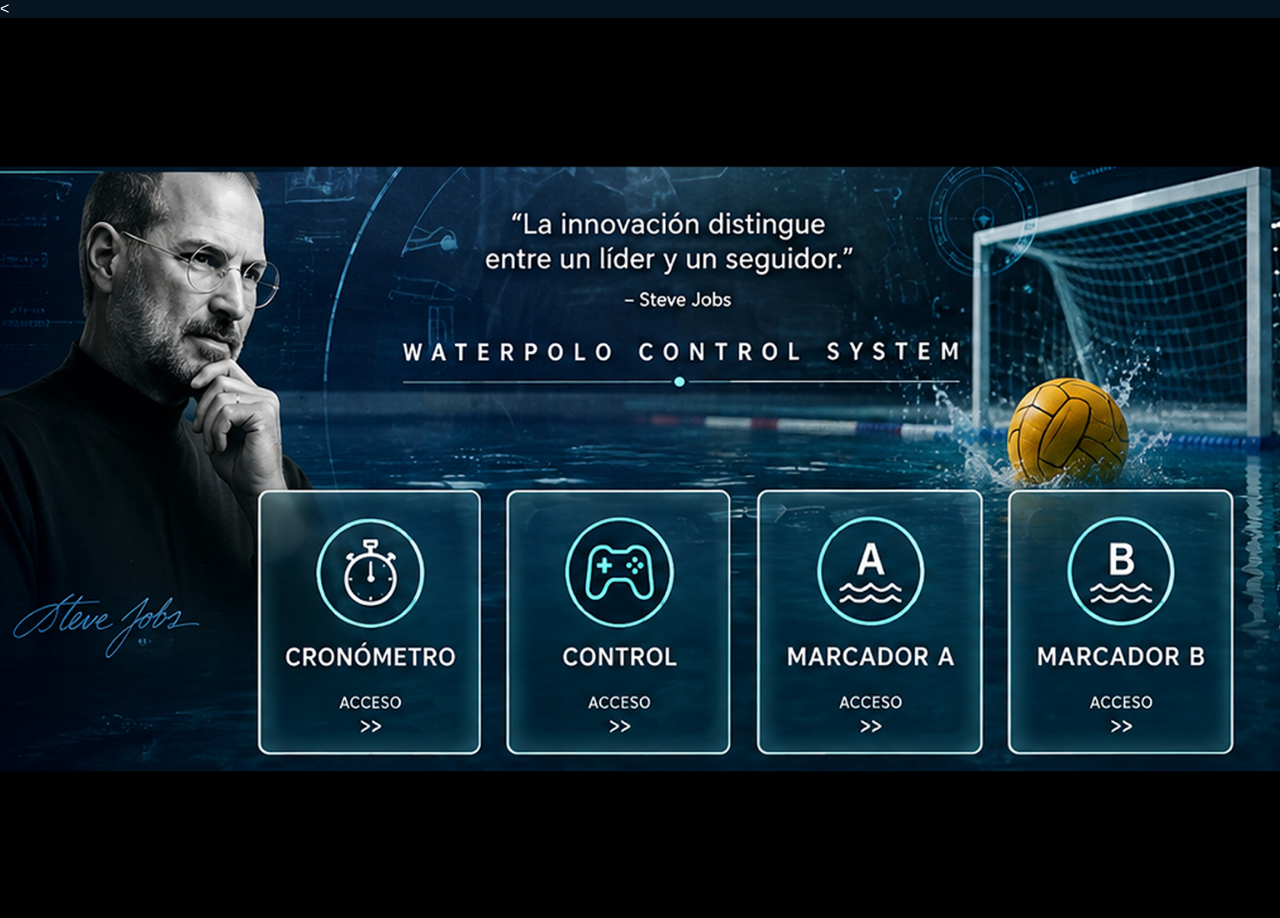
<file: Bienvenida/index.html>
<!doctype html>
<html lang="es">
  <head>
    <meta charset="UTF-8" />
    <!-- Responsive -->
    <meta
      name="viewport"
      content="width=device-width, initial-scale=1.0, viewport-fit=cover"
    />
    <title>Waterpolo Control</title>
    <link rel="stylesheet" href="styleb.css" />
  </head>
  <body>
        <<video
      id="videoFondo"
      autoplay
      muted
      loop
      playsinline
      webkit-playsinline
      preload="auto"
    ></video>
    <main class="pantalla">
      <!-- ========================================= -->
      <!-- ACCESOS -->
      <!-- ========================================= -->
      <section class="accesos">
        <!-- CRONÓMETRO -->
        <a
          class="zona-clickeable zona-cronometro"
          href=""
          target="_blank"
          rel="noopener noreferrer"
          aria-label="Abrir cronómetro"
        ></a>

        <!-- CONTROL -->
        <a
          class="zona-clickeable zona-control"
          href=""
          target="_blank"
          rel="noopener noreferrer"
          aria-label="Abrir control"
        ></a>

        <!-- MARCADOR A -->
        <a
          class="zona-clickeable zona-marcador-a"
          href=""
          target="_blank"
          rel="noopener noreferrer"
          aria-label="Abrir marcador A"
        ></a>

        <!-- MARCADOR B -->
        <a
          class="zona-clickeable zona-marcador-b"
          href=""
          target="_blank"
          rel="noopener noreferrer"
          aria-label="Abrir marcador B"
        ></a>
      </section>
    </main>
    <script src="bienvenida.js"></script>
  </body>
</html>
</file>
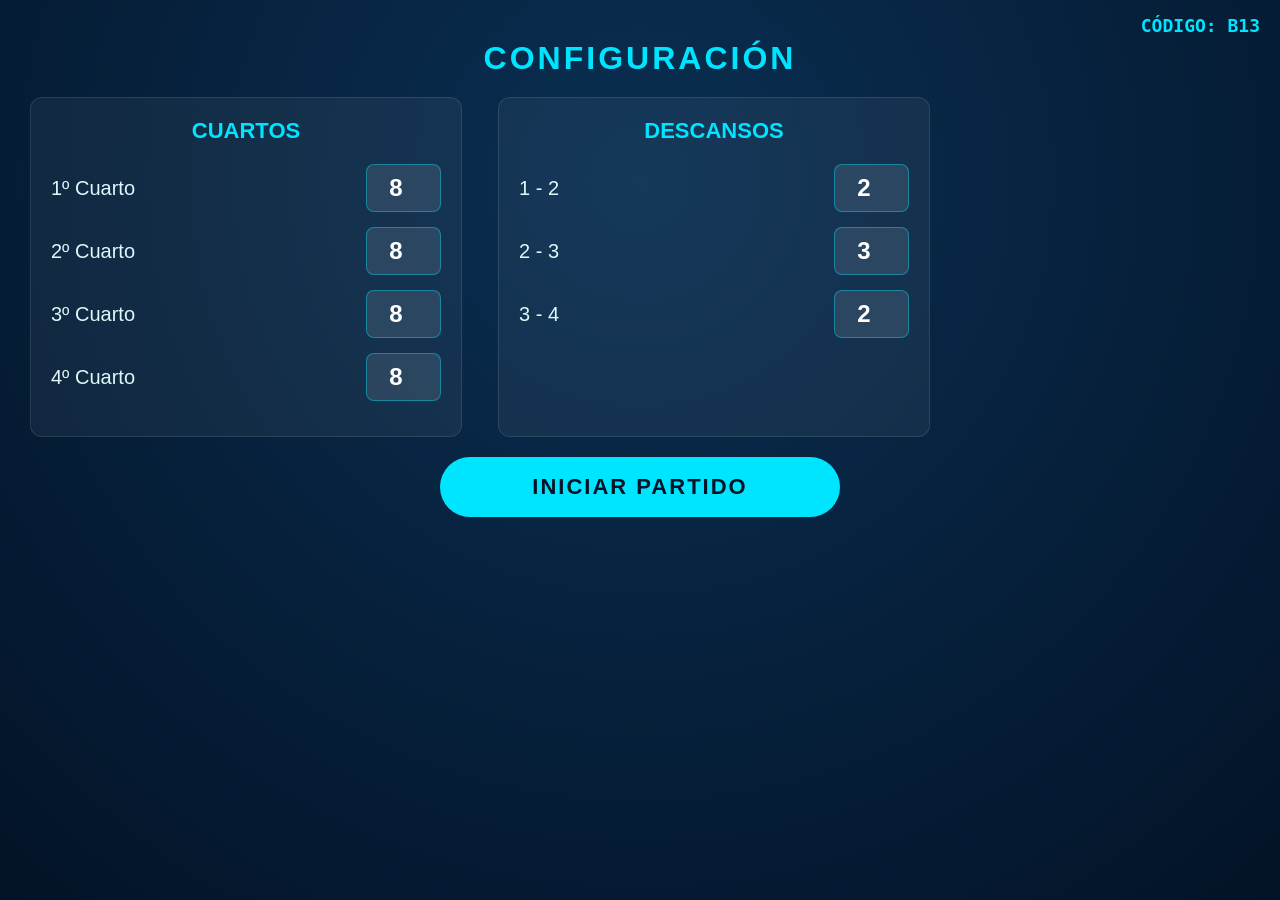
<file: Cronometro/index.html>
<!doctype html>
<html lang="es">
  <head>
    <meta charset="UTF-8" />
    <meta
      name="viewport"
      content="width=device-width, initial-scale=1.0, maximum-scale=1.0, user-scalable=no"
    />
    <title>Cronómetro WaterPolo</title>
    <link rel="stylesheet" href="style1.css" />
  </head>
  <body>
    <!-- ========================================= -->
    <!-- PANTALLA DE CONFIGURACIÓN -->
    <!-- ========================================= -->
    <div id="pantallaConfiguracion">
      <h1>CONFIGURACIÓN</h1>
      <div id="codigoConfiguracion"></div>
      <div class="configContainer">
        <div class="columna">
          <h2>CUARTOS</h2>
          <div class="fila">
            <label>1º Cuarto</label>
            <input id="q1" type="number" min="1" max="99" value="8" />
          </div>
          <div class="fila">
            <label>2º Cuarto</label>
            <input id="q2" type="number" min="1" max="99" value="8" />
          </div>
          <div class="fila">
            <label>3º Cuarto</label>
            <input id="q3" type="number" min="1" max="99" value="8" />
          </div>
          <div class="fila">
            <label>4º Cuarto</label>
            <input id="q4" type="number" min="1" max="99" value="8" />
          </div>
        </div>
        <div class="columna">
          <h2>DESCANSOS</h2>
          <div class="fila">
            <label>1 - 2</label>
            <input id="d1" type="number" min="0" max="99" value="2" />
          </div>
          <div class="fila">
            <label>2 - 3</label>
            <input id="d2" type="number" min="0" max="99" value="3" />
          </div>
          <div class="fila">
            <label>3 - 4</label>
            <input id="d3" type="number" min="0" max="99" value="2" />
          </div>
        </div>
      </div>
      <button id="btnIniciar">INICIAR PARTIDO</button>
    </div>
    <!-- ========================================= -->
    <!-- PANTALLA LOADING -->
    <!-- ========================================= -->
    <div id="pantallaLoading">
      <div class="loadingTexto">CONECTANDO</div>
      <div class="spinner"></div>
      <div id="loadingEstado">ESPERANDO SUPABASE...</div>
    </div>
    <!-- ========================================= -->
    <!-- PANTALLA CRONÓMETRO -->
    <!-- ========================================= -->
    <div id="pantallaCronometro" style="display: none">
      <!-- CÓDIGO DEL PARTIDO -->
      <div id="codigoCronometro">
        <span id="codigoTexto"></span>
      </div>
      <!-- ESTADO SUPABASE -->
      <div id="estadoConexion">SUPABASE ✓</div>
      <!-- PERÍODO -->
      <div id="periodo">PERÍODO 1</div>
      <!-- CRONÓMETRO -->
      <div id="cronometro">
        <span id="mm">08</span>
        <span id="dp">:</span>
        <span id="ss">00</span>
      </div>
      <!-- ESTADO -->
      <div id="estado">ESPERANDO AL CONTROL...</div>
      <!-- BOTÓN DE RECONEXIÓN -->
      <button id="btnReconectar" style="display: none">RECONECTAR</button>
    </div>
    <script src="app26.js"></script>
  </body>
</html>
</file>
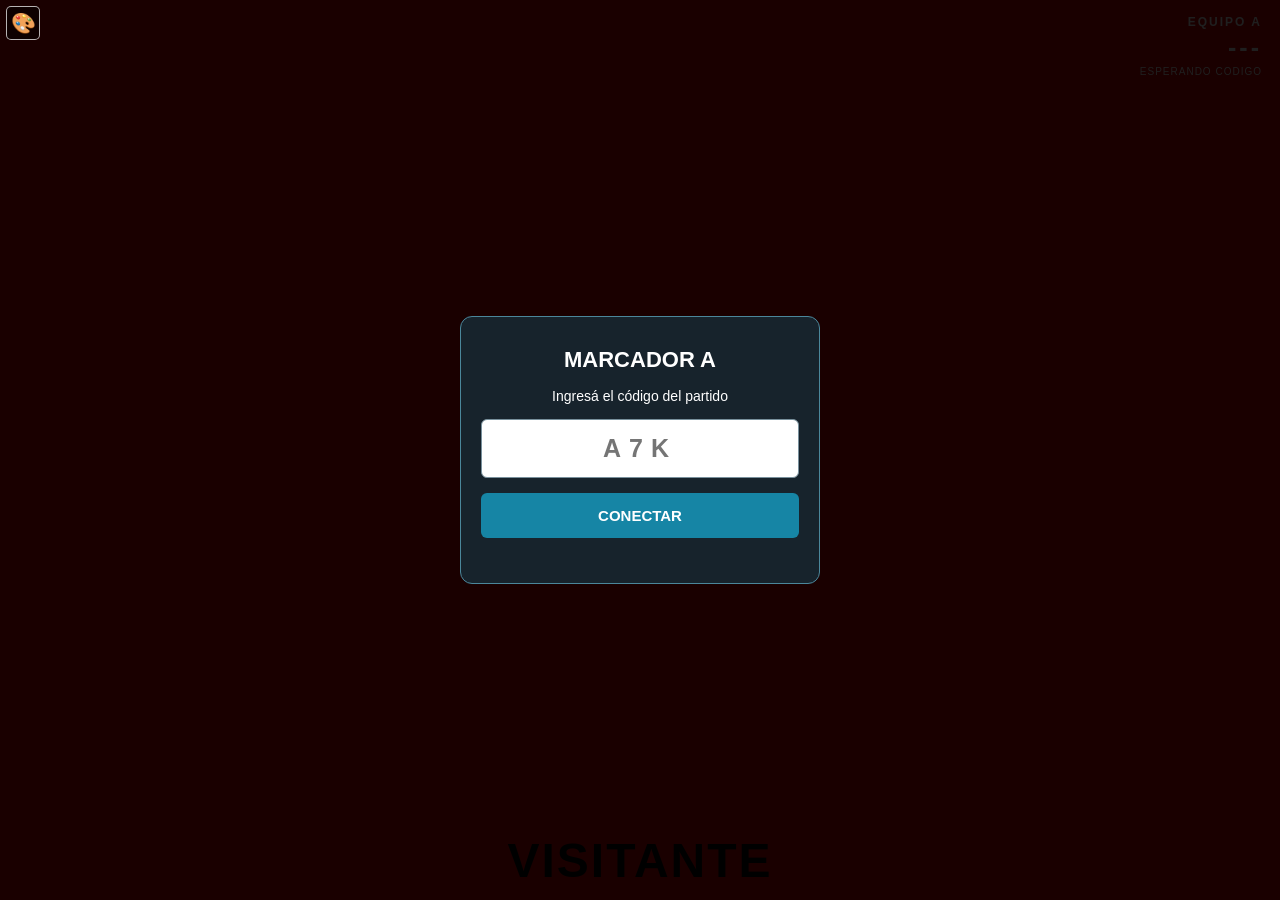
<file: Marcador/contador A.html>
<!doctype html>
<html lang="es">
  <head>
    <meta charset="utf-8" />
    <meta
      name="viewport"
      content="width=device-width, initial-scale=1.0, maximum-scale=1.0, user-scalable=no"
    />
    <title>MARCADOR A</title>
    <link rel="stylesheet" href="./style.css" />
  </head>
  <body class="rojo">
    <!-- SELECTOR DE COLORES -->
    <div id="controlesColor">
      <button id="btnPaleta" type="button" aria-label="Cambiar colores">
        &#127912;
      </button>
      <div id="panelColores">
        <div class="grupoColor">
          <p>COLOR DE FONDO</p>
          <div class="paleta">
            <button
              class="muestraColor"
              data-tipo="fondo"
              data-color="#d50000"
              style="background: #d50000"
            ></button>
            <button
              class="muestraColor"
              data-tipo="fondo"
              data-color="#0d47a1"
              style="background: #0d47a1"
            ></button>
            <button
              class="muestraColor"
              data-tipo="fondo"
              data-color="#000000"
              style="background: #000000"
            ></button>
            <button
              class="muestraColor"
              data-tipo="fondo"
              data-color="#ffffff"
              style="background: #ffffff"
            ></button>
            <button
              class="muestraColor"
              data-tipo="fondo"
              data-color="#16a34a"
              style="background: #16a34a"
            ></button>
            <button
              class="muestraColor"
              data-tipo="fondo"
              data-color="#facc15"
              style="background: #facc15"
            ></button>
            <button
              class="muestraColor"
              data-tipo="fondo"
              data-color="#808080"
              style="background: #808080"
            ></button>
            <button
              class="muestraColor"
              data-tipo="fondo"
              data-color="#ff6d00"
              style="background: #ff6d00"
            ></button>
          </div>
        </div>
        <div class="grupoColor">
          <p>COLOR DE NÚMEROS</p>
          <div class="paleta">
            <button
              class="muestraColor"
              data-tipo="numero"
              data-color="#ffffff"
              style="background: #ffffff"
            ></button>
            <button
              class="muestraColor"
              data-tipo="numero"
              data-color="#000000"
              style="background: #000000"
            ></button>
            <button
              class="muestraColor"
              data-tipo="numero"
              data-color="#facc15"
              style="background: #facc15"
            ></button>
            <button
              class="muestraColor"
              data-tipo="numero"
              data-color="#ff0000"
              style="background: #ff0000"
            ></button>
            <button
              class="muestraColor"
              data-tipo="numero"
              data-color="#00e5ff"
              style="background: #00e5ff"
            ></button>
            <button
              class="muestraColor"
              data-tipo="numero"
              data-color="#00ff00"
              style="background: #00ff00"
            ></button>
            <button
              class="muestraColor"
              data-tipo="numero"
              data-color="#ff9800"
              style="background: #ff9800"
            ></button>
            <button
              class="muestraColor"
              data-tipo="numero"
              data-color="#808080"
              style="background: #808080"
            ></button>
          </div>
        </div>
      </div>
    </div>
    <!-- IDENTIFICACIÓN DEL PARTIDO -->
    <div id="identificacion">
      <span id="nombreEquipo">EQUIPO A</span>
      <span id="codigoVisible">---</span>
      <span id="estadoConexion">DESCONECTADO</span>
    </div>
    <!-- MARCADOR -->
    <div id="contador">0</div>
    <div id="etiquetaEquipo">VISITANTE</div>
    <!-- INGRESO DEL CÓDIGO -->
    <div id="ingresoCodigo">
      <div class="cajaCodigo">
        <h2>MARCADOR A</h2>
        <p>Ingresá el código del partido</p>
        <input
          id="codigoInput"
          type="text"
          maxlength="3"
          placeholder="A7K"
          autocomplete="off"
        />
        <button id="btnConectar" type="button">CONECTAR</button>
        <p id="mensajeCodigo"></p>
      </div>
    </div>
    <script src="marcador.js"></script>
  </body>
</html>
</file>
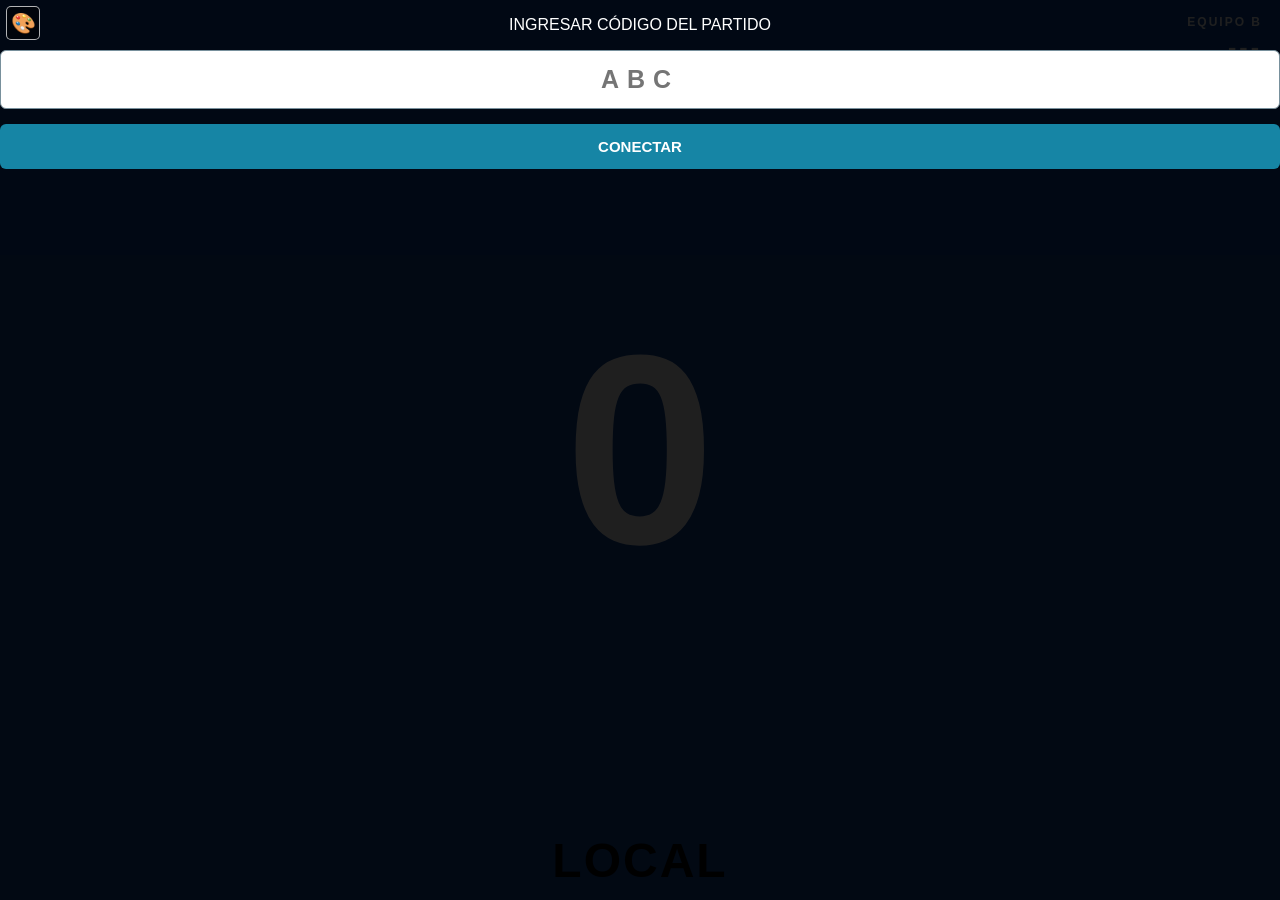
<file: Marcador/contador B.html>
<!doctype html>
<html lang="es">
  <head>
    <meta charset="utf-8" />
    <meta
      name="viewport"
      content="width=device-width, initial-scale=1.0, maximum-scale=1.0, user-scalable=no"
    />
    <title>MARCADOR B</title>
    <link rel="stylesheet" href="./style.css" />
  </head>
  <body class="azul">
    <!-- SELECTOR DE COLORES -->
    <div id="controlesColor">
      <button id="btnPaleta" type="button" aria-label="Cambiar colores">
        &#127912;
      </button>
      <div id="panelColores">
        <div class="grupoColor">
          <p>COLOR DE FONDO</p>
          <div class="paleta">
            <button
              class="muestraColor"
              data-tipo="fondo"
              data-color="#d50000"
              style="background: #d50000"
            ></button>
            <button
              class="muestraColor"
              data-tipo="fondo"
              data-color="#0d47a1"
              style="background: #0d47a1"
            ></button>
            <button
              class="muestraColor"
              data-tipo="fondo"
              data-color="#000000"
              style="background: #000000"
            ></button>
            <button
              class="muestraColor"
              data-tipo="fondo"
              data-color="#ffffff"
              style="background: #ffffff"
            ></button>
            <button
              class="muestraColor"
              data-tipo="fondo"
              data-color="#16a34a"
              style="background: #16a34a"
            ></button>
            <button
              class="muestraColor"
              data-tipo="fondo"
              data-color="#facc15"
              style="background: #facc15"
            ></button>
            <button
              class="muestraColor"
              data-tipo="fondo"
              data-color="#808080"
              style="background: #808080"
            ></button>
            <button
              class="muestraColor"
              data-tipo="fondo"
              data-color="#ff6d00"
              style="background: #ff6d00"
            ></button>
          </div>
        </div>
        <div class="grupoColor">
          <p>COLOR DE NÚMEROS</p>
          <div class="paleta">
            <button
              class="muestraColor"
              data-tipo="numero"
              data-color="#ffffff"
              style="background: #ffffff"
            ></button>
            <button
              class="muestraColor"
              data-tipo="numero"
              data-color="#000000"
              style="background: #000000"
            ></button>
            <button
              class="muestraColor"
              data-tipo="numero"
              data-color="#facc15"
              style="background: #facc15"
            ></button>
            <button
              class="muestraColor"
              data-tipo="numero"
              data-color="#ff0000"
              style="background: #ff0000"
            ></button>
            <button
              class="muestraColor"
              data-tipo="numero"
              data-color="#00e5ff"
              style="background: #00e5ff"
            ></button>
            <button
              class="muestraColor"
              data-tipo="numero"
              data-color="#00ff00"
              style="background: #00ff00"
            ></button>
            <button
              class="muestraColor"
              data-tipo="numero"
              data-color="#ff9800"
              style="background: #ff9800"
            ></button>
            <button
              class="muestraColor"
              data-tipo="numero"
              data-color="#808080"
              style="background: #808080"
            ></button>
          </div>
        </div>
      </div>
    </div>
    <!-- IDENTIFICACIÓN -->
    <div id="identificacion">
      <span id="nombreEquipo">EQUIPO B</span>
      <span id="codigoVisible">---</span>
      <span id="estadoConexion">DESCONECTADO</span>
    </div>
    <!-- CONTADOR -->
    <div id="contador">0</div>
    <div id="etiquetaEquipo">LOCAL</div>
    <!-- INGRESO DE CÓDIGO -->
    <div id="ingresoCodigo">
      <div>
        <p>INGRESAR CÓDIGO DEL PARTIDO</p>
        <input
          type="text"
          id="codigoInput"
          maxlength="3"
          placeholder="ABC"
          autocomplete="off"
        />
        <button id="btnConectar" type="button">CONECTAR</button>
        <p id="mensajeCodigo"></p>
      </div>
    </div>
    <script src="marcador.js"></script>
  </body>
</html>
</file>
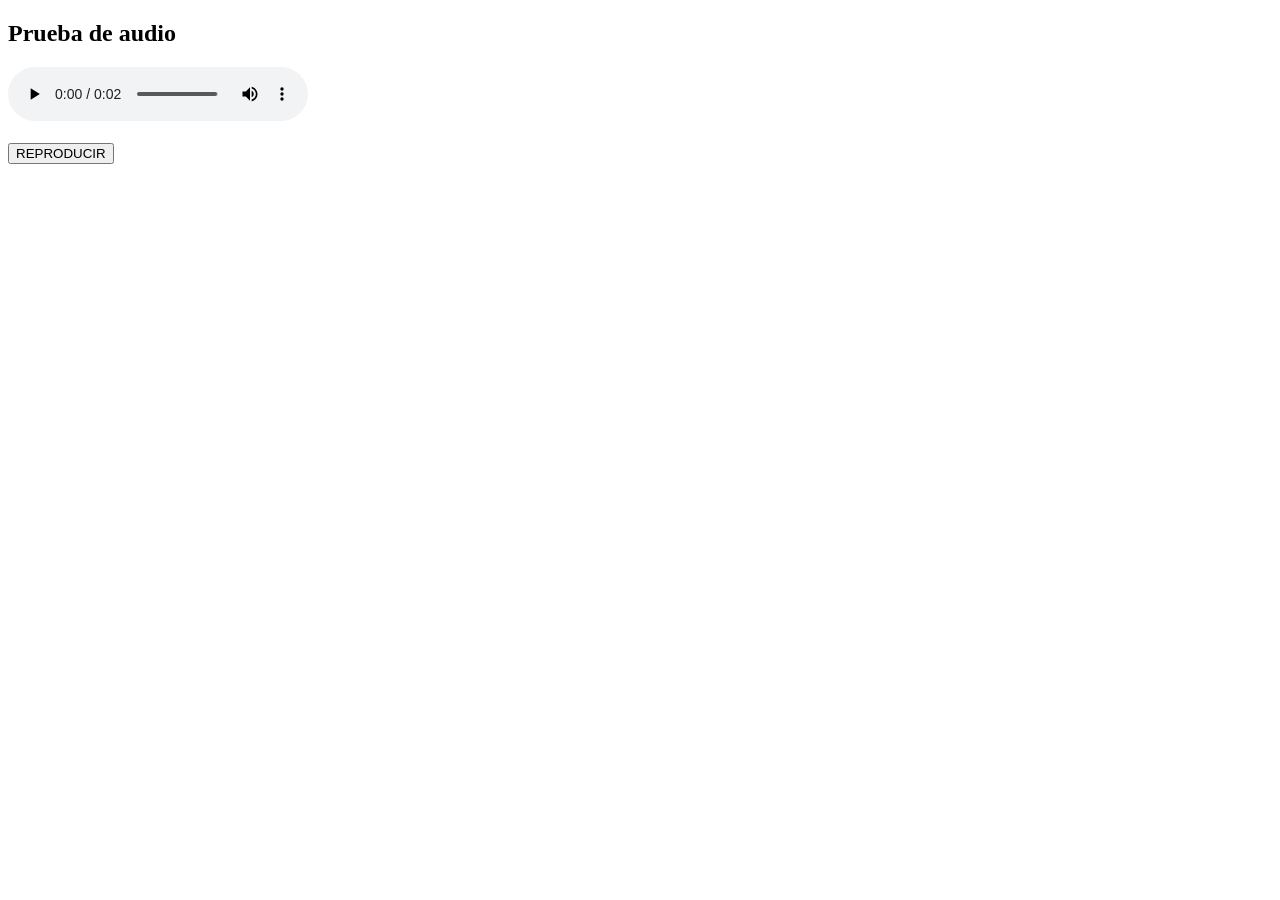
<file: Test/test.html>
<!DOCTYPE html>
<html>
<head>
    <meta charset="UTF-8">
    <title>Prueba Audio iOS 9</title>
</head>
<body>

<h2>Prueba de audio</h2>

<audio id="audio" controls preload="auto">
    <source src="Buzzer_ios9.mp3" type="audio/mpeg">
</audio>

<br><br>

<button onclick="document.getElementById('audio').play()">
    REPRODUCIR
</button>

</body>
</html>
</file>
<file: Bienvenida/styleb.css>
/* =========================================
   RESET
========================================= */
* {
  box-sizing: border-box;
  margin: 0;
  padding: 0;
}
html,
body {
  width: 100%;
  min-height: 100%;
}
body {
  font-family: Arial, Helvetica, sans-serif;
  background: #061522;
  color: white;
}
/* =========================================================
   VIDEO DE FONDO
========================================================= */

#videoFondo {
  position: fixed;
  top: 0;
  left: 0;
  width: 100vw;
  height: 100vh;
  object-fit: cover;
  z-index: 3;
  opacity: 0.4;
  pointer-events: none;
}


/* =========================================
   ZONAS CLICKEABLES
========================================= */
.accesos {
  position: absolute;
  left: 0;
  top: 0;
  width: 100%;
  height: 100%;
  z-index: 10;
}
/* =========================================
   CRONÓMETRO
========================================= */
.zona-cronometro {
  left: 8.5%;
  top: 44.5%;
  width: 19.7%;
  height: 32.5%;
}
/* =========================================
   CONTROL
========================================= */
.zona-control {
  left: 30.8%;
  top: 44.5%;
  width: 18.5%;
  height: 32.5%;
}
/* =========================================
   MARCADOR A
========================================= */
.zona-marcador-a {
  left: 52.2%;
  top: 44.5%;
  width: 18.5%;
  height: 32.5%;
}
/* =========================================
   MARCADOR B
========================================= */
.zona-marcador-b {
  left: 73.5%;
  top: 44.5%;
  width: 18.5%;
  height: 32.5%;
}
/* =========================================
   ENCABEZADO
========================================= */
.encabezado {
  text-align: center;
  margin-bottom: 45px;
  position: relative;
  z-index: 2;
}
.encabezado h1 {
  font-size: clamp(32px, 5vw, 64px);
  font-weight: 700;
  letter-spacing: 8px;
}
.encabezado p {
  margin-top: 10px;
  font-size: clamp(12px, 1.5vw, 18px);
  letter-spacing: 5px;
  opacity: 0.75;
}
/* =========================================
   TARJETA
========================================= */
.acceso {
  background: rgba(5, 25, 40, 0.72);
  border: 1px solid rgba(255, 255, 255, 0.18);
  border-radius: 18px;
  padding: 18px;
  backdrop-filter: blur(10px);
  -webkit-backdrop-filter: blur(10px);
  box-shadow: 0 10px 35px rgba(0, 0, 0, 0.35);
  transition:
    transform 0.2s ease,
    background 0.2s ease;
}
.acceso:hover {
  transform: translateY(-4px);
  background: rgba(8, 38, 58, 0.82);
}
/* =========================================
   BOTÓN PRINCIPAL
========================================= */
.boton-acceso {
  width: 100%;
  min-height: 130px;
  display: flex;
  flex-direction: column;
  align-items: center;
  justify-content: center;
  gap: 10px;
  text-decoration: none;
  color: white;
  border-radius: 14px;
  background: rgba(0, 130, 190, 0.25);
  border: 1px solid rgba(255, 255, 255, 0.15);
  transition: all 0.2s ease;
}
.boton-acceso:hover {
  background: rgba(0, 150, 220, 0.45);
  transform: scale(1.02);
}
.boton-acceso:active {
  transform: scale(0.98);
}
/* =========================================
   ICONO
========================================= */
.icono {
  font-size: 42px;
}
/* =========================================
   NOMBRE
========================================= */
.nombre {
  font-size: 20px;
  font-weight: bold;
  letter-spacing: 2px;
}
/* =========================================
   LINK + COPIAR
========================================= */
.fila-link {
  display: flex;
  width: 100%;
  margin-top: 12px;
  gap: 8px;
}
.fila-link input {
  flex: 1;
  min-width: 0;
  height: 42px;
  padding: 0 12px;
  border-radius: 8px;
  border: 1px solid rgba(255, 255, 255, 0.15);
  background: rgba(0, 0, 0, 0.35);
  color: white;
  outline: none;
  font-size: 13px;
}
.fila-link input::placeholder {
  color: rgba(255, 255, 255, 0.45);
}
.fila-link input:focus {
  border-color: rgba(255, 255, 255, 0.45);
}
/* =========================================
   BOTÓN COPIAR
========================================= */
.btnCopiar {
  width: 46px;
  height: 42px;
  flex-shrink: 0;
  border: none;
  border-radius: 8px;
  background: rgba(255, 255, 255, 0.12);
  color: white;
  cursor: pointer;
  font-size: 20px;
  transition: all 0.2s ease;
}
.btnCopiar:hover {
  background: rgba(255, 255, 255, 0.22);
}
.btnCopiar.copiado {
  background: rgba(20, 170, 90, 0.55);
}
/* =========================================
   FOOTER
========================================= */
footer {
  margin-top: 45px;
  font-size: 11px;
  letter-spacing: 3px;
  opacity: 0.45;
  position: relative;
  z-index: 2;
}
/* =========================================================
   FONDO PRINCIPAL — PC
========================================================= */
.pantalla {
  width: 100%;
  min-height: 100vh;
  min-height: 100dvh;
  position: relative;
  background-image: url("../img/fondo-pc.jpg");
  background-size: cover;
  background-position: center center;
  background-repeat: no-repeat;
  overflow: hidden;
}

/* =========================================================
   TODAS LAS ZONAS CLICKEABLES
========================================================= */
.zona-clickeable {
  position: absolute;
  display: block;
  /* background: transparent; */
  cursor: pointer;
  text-decoration: none;
  height: auto;
  aspect-ratio: 1 / 1; /* Fuerza forma de círculo perfecto */
  border-radius: 50%;
  /*
    Evita que aparezca un resaltado extraño
    en algunos dispositivos táctiles.
  */
  -webkit-tap-highlight-color: transparent;
  /* background: rgba(255, 0, 0, 0.4) !important;
  border: 2px solid red !important; */
}
/* =========================================================
   1. PC / DESKTOP (Horizontal)
========================================================= */
@media (min-width: 1025px) and (orientation: landscape) {
  .pantalla {
    background-image: url("./img/fondo-pc.jpg");
    background-size: 100% 100%;
  }

  .zona-cronometro {
    left: 21%;
    top: 51%;
    width: 12vw;
    aspect-ratio: 1/1;
  }
  .zona-control {
    left: 42%;
    top: 51%;
    width: 12vw;
    aspect-ratio: 1/1;
  }
  .zona-marcador-a {
    left: 60%;
    top: 51%;
    width: 12vw;
    aspect-ratio: 1/1;
  }
  .zona-marcador-b {
    left: 80%;
    top: 51%;
    width: 12vw;
    aspect-ratio: 1/1;
  }
}

/* =========================================================
   2. PC / MONITORES VERTICALES
========================================================= */
@media (min-width: 1025px) and (orientation: portrait) {
  .pantalla {
    background-image: url("./img/fondo-pc.jpg");
    background-size: 100% 100%;
  }

  .zona-cronometro {
    left: 18%;
    top: 60%;
    width: 18vw;
    aspect-ratio: 1/1;
  }
  .zona-control {
    left: 38%;
    top: 60%;
    width: 18vw;
    aspect-ratio: 1/1;
  }
  .zona-marcador-a {
    left: 58%;
    top: 60%;
    width: 18vw;
    aspect-ratio: 1/1;
  }
  .zona-marcador-b {
    left: 78%;
    top: 60%;
    width: 18vw;
    aspect-ratio: 1/1;
  }
}

/* =========================================================
   3. TABLET / IPAD (Horizontal)
========================================================= */
@media (min-width: 700px) and (max-width: 1400px) and (orientation: landscape) {
  .pantalla {
    background-image: url("./img/fondo-ipad.jpg");
    background-size: 100% 100%;
  }

  .zona-cronometro {
    left: 21%;
    top: 55%;
    width: 13.8vw;
    aspect-ratio: 1/1;
  }
  .zona-control {
    left: 41%;
    top: 53%;
    width: 13.8vw;
    aspect-ratio: 1/1;
  }
  .zona-marcador-a {
    left: 62%;
    top: 55%;
    width: 13.8vw;
    aspect-ratio: 1/1;
  }
  .zona-marcador-b {
    left: 81%;
    top: 55%;
    width: 13.8vw;
    aspect-ratio: 1/1;
  }
}

/* =========================================================
   4. TABLET / IPAD (Vertical) - Como en tu captura
========================================================= */
@media (min-width: 601px) and (max-width: 1024px) and (orientation: portrait) {
  .pantalla {
    background-image: url("./img/fondo-ipad.jpg");
    background-size: 100% 100%;
  }

  .zona-cronometro {
    left: 20%;
    top: 56%;
    width: 17vw;
    aspect-ratio: 1/1;
  }
  .zona-control {
    left: 38.8%;
    top: 56%;
    width: 17vw;
    aspect-ratio: 1/1;
  }
  .zona-marcador-a {
    left: 60%;
    top: 56%;
    width: 17vw;
    aspect-ratio: 1/1;
  }
  .zona-marcador-b {
    left: 80%;
    top: 56%;
    width: 17vw;
    aspect-ratio: 1/1;
  }
}

/* =========================================================
   5. MOBILE (Horizontal)
========================================================= */
@media (max-width: 700px) and (orientation: landscape) {
  .pantalla {
    background-image: url("./img/fondo-mobile.jpg");
    background-size: 100% 100%;
  }

  .zona-cronometro {
    left: 22%;
    top: 55%;
    width: 14vw;
    aspect-ratio: 1/1;
  }
  .zona-control {
    left: 40%;
    top: 55%;
    width: 14vw;
    aspect-ratio: 1/1;
  }
  .zona-marcador-a {
    left: 60%;
    top: 55%;
    width: 14vw;
    aspect-ratio: 1/1;
  }
  .zona-marcador-b {
    left: 80%;
    top: 55%;
    width: 14vw;
    aspect-ratio: 1/1;
  }
}

/* =========================================================
   6. MOBILE (Vertical)
========================================================= */
@media (max-width: 700px) and (orientation: portrait) {
  .pantalla {
    background-image: url("./img/fondo-mobile.jpg");
    background-size: 100% 100%;
  }

  .zona-cronometro {
    left: 7%;
    top: 37%;
    width: 18w;
  }
  .zona-control {
    left: 7.5%;
    top: 52%;
    width: 18vw;
  }
  .zona-marcador-a {
    left: 7.5%;
    top: 65%;
    width: 18vw;
  }
  .zona-marcador-b {
    left: 7.5%;
    top: 80%;
    width: 18vw;
  }
}
/* =========================================================
   PREVENIR SCROLL
========================================================= */
html,
body {
  width: 100%;
  min-height: 100%;
  margin: 0;
  padding: 0;
  overflow: hidden;
}
/* =========================================================
   SEGURIDAD PARA IPHONE / IPAD
========================================================= */
.pantalla {
  min-height: 100vh;
  min-height: 100dvh;
  padding-top: env(safe-area-inset-top);
  padding-bottom: env(safe-area-inset-bottom);
  padding-left: env(safe-area-inset-left);
  padding-right: env(safe-area-inset-right);
}
</file>
<file: Cronometro/style1.css>
/******************************************
 FUENTE
******************************************/
@font-face {
  font-family: "Bebas";
  src: url("bebasneue-regular.ttf") format("truetype");
  font-weight: normal;
  font-style: normal;
}
/******************************************
 GENERAL
******************************************/
* {
  box-sizing: border-box;
}
html,
body {
  margin: 0;
  padding: 0;
  width: 100%;
  height: 100%;
  overflow: hidden;
  user-select: none;
  -webkit-user-select: none;
  -webkit-touch-callout: none;
  -webkit-tap-highlight-color: transparent;
  font-family: Arial, Helvetica, sans-serif;
  background-color: #031327;
}
/******************************************
 CONFIGURACIÓN
******************************************/
#pantallaConfiguracion {
  position: absolute;
  left: 0;
  top: 0;
  width: 100%;
  height: 100%;
  background: radial-gradient(circle at 50% 20%, #0a2f52 0%, #031327 100%);
  color: #ffffff;
  padding: 30px;
  display: flex;
  flex-direction: column;
  justify-content: space-between;
  align-items: center;
}
#pantallaConfiguracion h1 {
  margin: 10px 0 20px 0;
  text-align: center;
  font-size: 32px;
  font-weight: 700;
  letter-spacing: 3px;
  color: #00e5ff;
}
.configContainer {
  width: 100%;
  max-width: 900px;
  display: flex;
  justify-content: space-between;
}
.columna {
  width: 48%;
  background: rgba(255, 255, 255, 0.05);
  border: 1px solid rgba(255, 255, 255, 0.1);
  border-radius: 12px;
  padding: 20px;
}
.columna h2 {
  text-align: center;
  margin: 0 0 20px 0;
  font-size: 22px;
  color: #00e5ff;
}
.fila {
  display: flex;
  justify-content: space-between;
  align-items: center;
  margin: 15px 0;
}
.fila label {
  font-size: 20px;
  color: #e0f7fa;
}
.fila input {
  width: 75px;
  height: 48px;
  font-size: 24px;
  font-weight: bold;
  text-align: center;
  color: #ffffff;
  background-color: rgba(255, 255, 255, 0.1);
  border: 1px solid rgba(0, 229, 255, 0.4);
  border-radius: 8px;
  outline: none;
  -webkit-appearance: none;
  appearance: none;
}
/******************************************
 BOTÓN INICIAR
******************************************/
#btnIniciar {
  display: block;
  margin: 20px auto;
  width: 100%;
  max-width: 400px;
  height: 60px;
  font-size: 22px;
  font-weight: bold;
  letter-spacing: 2px;
  color: #031327;
  background: #00e5ff;
  border: none;
  border-radius: 30px;
  -webkit-appearance: none;
  appearance: none;
}
/******************************************
 CÓDIGO CONFIGURACIÓN
******************************************/
#codigoConfiguracion {
  position: absolute;
  top: 15px;
  right: 20px;
  font-family: monospace;
  font-size: 18px;
  font-weight: bold;
  color: #00e5ff;
}
/******************************************
 LOADING
******************************************/
#pantallaLoading {
  position: absolute;
  left: 0;
  top: 0;
  width: 100%;
  height: 100%;
  display: none;
  background: #031327;
  color: #ffffff;
  text-align: center;
}
.loadingTexto {
  position: absolute;
  top: 42%;
  width: 100%;
  font-size: 28px;
  letter-spacing: 4px;
  color: #00e5ff;
}
#loadingEstado {
  position: absolute;
  top: 62%;
  width: 100%;
  font-size: 16px;
  color: #888888;
}
/******************************************
 SPINNER
******************************************/
.spinner {
  position: absolute;
  left: 50%;
  top: 52%;
  width: 38px;
  height: 38px;
  margin-left: -19px;
  margin-top: -19px;
  border: 4px solid rgba(255, 255, 255, 0.2);
  border-top: 4px solid #00e5ff;
  border-radius: 50%;
  -webkit-animation: girar 0.9s linear infinite;
  animation: girar 0.9s linear infinite;
}
@-webkit-keyframes girar {
  from {
    -webkit-transform: rotate(0deg);
  }
  to {
    -webkit-transform: rotate(360deg);
  }
}
@keyframes girar {
  from {
    transform: rotate(0deg);
  }
  to {
    transform: rotate(360deg);
  }
}
/******************************************
 CRONÓMETRO
******************************************/
#pantallaCronometro {
  position: absolute;
  left: 0;
  top: 0;
  width: 100%;
  height: 100%;
  background: #000000;
  color: #ffffff;
}
/******************************************
 CÓDIGO EN EL CRONÓMETRO
******************************************/
#codigoCronometro {
  position: absolute;
  top: 10px;
  left: 12px;
  padding: 4px 8px;
  font-family: monospace;
  font-size: 14px;
  font-weight: bold;
  color: #00e5ff;
  background: rgba(0, 229, 255, 0.08);
  border: 1px solid rgba(0, 229, 255, 0.25);
  border-radius: 4px;
  z-index: 20;
}
/******************************************
 ESTADO SUPABASE
******************************************/
#estadoConexion {
  position: absolute;
  top: 12px;
  right: 12px;
  font-family: Arial, sans-serif;
  font-size: 10px;
  color: #55cc55;
  z-index: 20;
}
#estadoConexion.desconectado {
  color: #ff4444;
}
/******************************************
 PERÍODO
******************************************/
#periodo {
  position: absolute;
  top: 12px;
  width: 100%;
  text-align: center;
  color: #00e5ff;
  font-size: 28px;
  letter-spacing: 3px;
  font-weight: bold;
}
/******************************************
 CRONÓMETRO
******************************************/

/******************************************
 CRONÓMETRO ADAPTABLE
******************************************/

#cronometro {
  position: absolute;
  left: 50%;
  top: 50%;
  width: 90vw;
  height: 90vh;

  -webkit-transform: translate(-50%, -50%);
  transform: translate(-50%, -50%);

  display: -webkit-box;
  display: -webkit-flex;
  display: flex;

  -webkit-box-pack: center;
  -webkit-justify-content: center;
  justify-content: center;

  -webkit-box-align: center;
  -webkit-align-items: center;
  align-items: center;

  white-space: nowrap;
  overflow: hidden;

  font-family: "Bebas", Arial, sans-serif;
  letter-spacing: 0.2rem;
}

#mm,
#ss,
#dp {
  font-family: "Bebas", Arial, sans-serif;
  font-size: 62vh;
  font-weight: 400;
  line-height: 0.72;
}

#dp {
  position: relative;
  top: -0.08em;
}

/******************************************
 ESTADO
******************************************/
#estado {
  position: absolute;
  bottom: 12px;
  width: 100%;
  text-align: center;
  color: #888888;
  font-size: 18px;
  letter-spacing: 1px;
}
/******************************************
 BOTÓN RECONECTAR
******************************************/
#btnReconectar {
  position: absolute;
  left: 50%;
  bottom: 45px;
  -webkit-transform: translateX(-50%);
  transform: translateX(-50%);
  height: 32px;
  padding: 0 15px;
  font-size: 12px;
  font-weight: bold;
  color: #ffffff;
  background: #444444;
  border: 1px solid #777777;
  border-radius: 4px;
  -webkit-appearance: none;
  appearance: none;
}
/******************************************
 COLORES CRONÓMETRO
******************************************/
.rojo {
  color: #ff3366 !important;
}
.descanso {
  color: #00e5ff !important;
}
.fin {
  color: #00ff88 !important;
}
</file>
<file: Marcador/style.css>
html,
body {
  margin: 0;
  padding: 0;
  width: 100%;
  height: 100%;
  overflow: hidden;
  background: #ffffff;
  font-family: Arial, Helvetica, sans-serif;
  -webkit-user-select: none;
  -moz-user-select: none;
  user-select: none;
  -webkit-touch-callout: none;
}
/* COLORES ORIGINALES */
body.rojo {
  background: #d50000;
  color: white;
}
body.azul {
  background: #0d47a1;
  color: white;
}
/* =========================================
   SELECTOR DE COLORES
   ========================================= */
#controlesColor {
  position: fixed;
  top: 6px;
  left: 6px;
  z-index: 3000;
}
#btnPaleta {
  width: 34px;
  height: 34px;
  padding: 0;
  border: 1px solid rgba(255, 255, 255, 0.7);
  border-radius: 5px;
  background: rgba(0, 0, 0, 0.45);
  color: white;
  font-size: 20px;
  cursor: pointer;
}
#panelColores {
  display: none;
  position: absolute;
  top: 40px;
  left: 0;
  width: 210px;
  padding: 12px;
  box-sizing: border-box;
  background: #17232c;
  border: 1px solid #607d8b;
  border-radius: 8px;
  box-shadow: 0 3px 12px rgba(0, 0, 0, 0.5);
}
#panelColores.abierto {
  display: block;
}
.grupoColor {
  margin-bottom: 12px;
}
.grupoColor:last-child {
  margin-bottom: 0;
}
.grupoColor p {
  margin: 0 0 9px 0;
  color: white;
  font-size: 11px;
  font-weight: bold;
  letter-spacing: 1px;
}
.paleta {
  font-size: 0;
}
.muestraColor {
  display: inline-block;
  width: 31px;
  height: 31px;
  margin: 2px;
  padding: 0;
  border: 2px solid white;
  border-radius: 50%;
  box-sizing: border-box;
  cursor: pointer;
  -webkit-appearance: none;
  appearance: none;
}
/* =========================================
   NÚMERO DEL MARCADOR
   ========================================= */

/******************************************
   NÚMERO DEL MARCADOR - ÁREA DE SEGURIDAD
******************************************/
#contador {
  position: absolute;
  left: 50%;
  top: 50%;

  width: 80vw;
  height: 80vh;

  -webkit-transform: translate(-50%, -50%);
  transform: translate(-50%, -50%);

  display: -webkit-box;
  display: -ms-flexbox;
  display: flex;

  -webkit-box-pack: center;
  -ms-flex-pack: center;
  justify-content: center;

  -webkit-box-align: center;
  -ms-flex-align: center;
  align-items: center;

  overflow: hidden;
  white-space: nowrap;

  font-size: 30vh;
  font-weight: bold;
  text-align: center;
}

/* =========================================
   IDENTIFICACIÓN DEL PARTIDO
   ========================================= */
#identificacion {
  position: fixed;
  top: 15px;
  right: 18px;
  z-index: 1000;
  color: white;
  font-family: Arial, Helvetica, sans-serif;
  text-align: right;
  pointer-events: none;
}
#nombreEquipo {
  display: block;
  font-size: 12px;
  font-weight: bold;
  letter-spacing: 2px;
  margin-bottom: 4px;
}
#codigoVisible {
  display: block;
  font-size: 25px;
  font-weight: bold;
  letter-spacing: 3px;
  margin-bottom: 4px;
}
#estadoConexion {
  display: block;
  font-size: 10px;
  letter-spacing: 1px;
}
/* =========================================
   INGRESO DEL CÓDIGO
   ========================================= */
#ingresoCodigo {
  position: fixed;
  top: 0;
  right: 0;
  bottom: 0;
  left: 0;
  z-index: 2000;
  display: none;
  background: rgba(0, 0, 0, 0.88);
  font-family: Arial, Helvetica, sans-serif;
  text-align: center;
}
.cajaCodigo {
  position: absolute;
  top: 50%;
  left: 50%;
  width: 85%;
  max-width: 360px;
  padding: 30px 20px;
  box-sizing: border-box;
  -webkit-transform: translate(-50%, -50%);
  transform: translate(-50%, -50%);
  color: white;
  background: #17232c;
  border: 1px solid #4b879b;
  border-radius: 12px;
}
.cajaCodigo h2 {
  margin: 0 0 15px 0;
  font-size: 22px;
}
.cajaCodigo p {
  margin: 0 0 15px 0;
  font-size: 14px;
}
#codigoInput {
  width: 100%;
  padding: 14px;
  box-sizing: border-box;
  text-align: center;
  text-transform: uppercase;
  letter-spacing: 8px;
  font-size: 25px;
  font-weight: bold;
  border: 1px solid #78909c;
  border-radius: 6px;
}
#btnConectar {
  width: 100%;
  margin-top: 15px;
  padding: 14px;
  border: none;
  border-radius: 6px;
  background: #1685a5;
  color: white;
  font-size: 15px;
  font-weight: bold;
}
#mensajeCodigo {
  margin-top: 15px !important;
  color: #ffb6b6;
}

/*===============================
AGREGADO LOCAL Y VISITANTE
==============================*/
/* =========================================
   IDENTIFICACIÓN LOCAL / VISITANTE
   ========================================= */
#etiquetaEquipo {
  position: fixed;
  bottom: 12px;
  left: 0;
  width: 100%;
  z-index: 1000;
  color: #000000;
  font-family: Arial, Helvetica, sans-serif;
  font-size: 3rem;
  font-weight: bold;
  letter-spacing: 2px;
  text-align: center;
  pointer-events: none;
}
</file>
